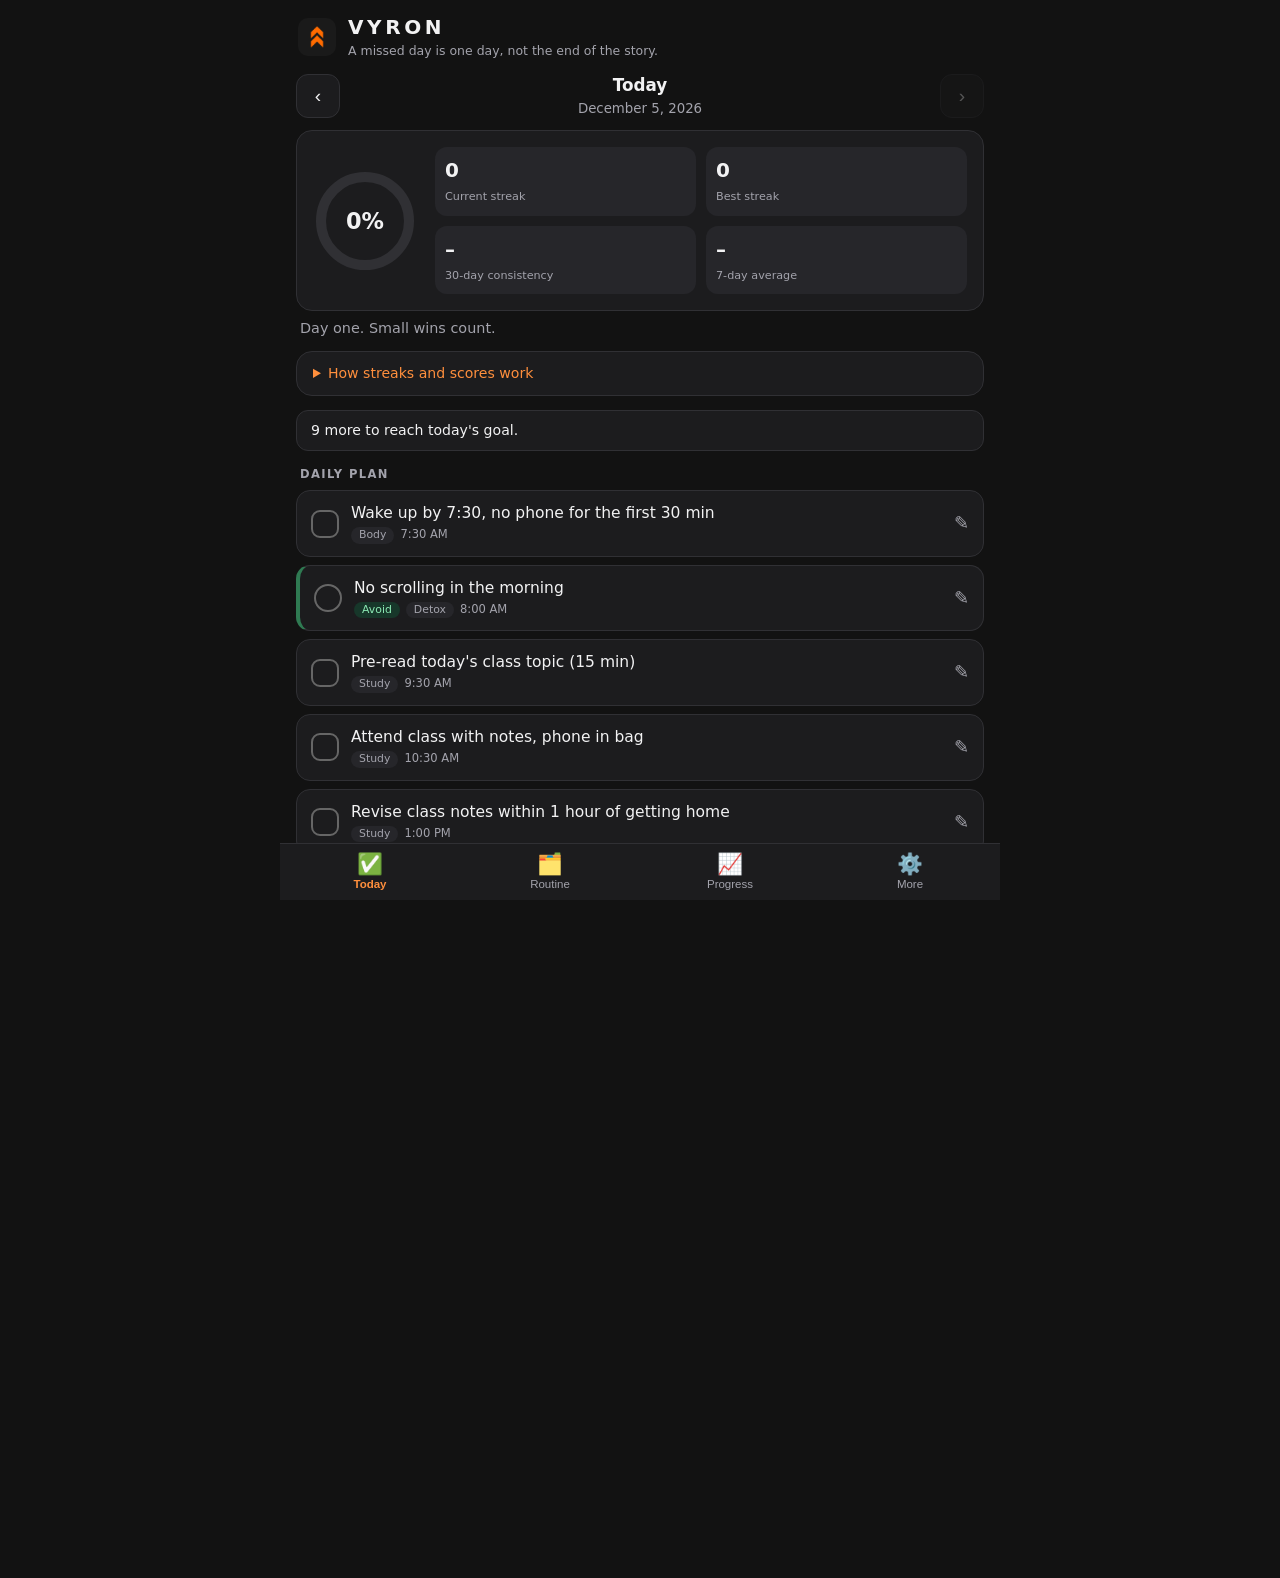
<file: index.html>
<!DOCTYPE html>
<html lang="en">
<head>
<meta charset="UTF-8">
<meta name="viewport" content="width=device-width, initial-scale=1, viewport-fit=cover">
<meta http-equiv="Content-Security-Policy" content="default-src 'none'; script-src 'self'; style-src 'self'; img-src 'self' data:; manifest-src 'self'; connect-src 'self'; base-uri 'none'; form-action 'none'">
<meta name="referrer" content="no-referrer">
<title>VYRON</title>
<meta name="theme-color" content="#1a1a1a">
<meta name="color-scheme" content="dark">
<meta name="description" content="VYRON - a private, local-first tracker for daily discipline and consistency.">
<link rel="manifest" href="manifest.webmanifest">
<link rel="icon" type="image/png" href="icon-192.png">
<link rel="apple-touch-icon" href="apple-touch-icon.png">
<meta name="apple-mobile-web-app-capable" content="yes">
<meta name="mobile-web-app-capable" content="yes">
<meta name="apple-mobile-web-app-title" content="VYRON">
<meta name="apple-mobile-web-app-status-bar-style" content="black-translucent">
<link rel="stylesheet" href="styles.css">
</head>
<body>
<a class="skip" href="#main">Skip to content</a>

<header>
  <img src="icon-192.png" alt="" width="38" height="38">
  <div><h1>VYRON</h1><p class="quote" id="quote"></p></div>
</header>

<div id="banner" class="banner" role="alert" hidden></div>

<main id="main" tabindex="-1">

  <!-- TODAY -->
  <section id="tab-today" class="tab" aria-labelledby="nav-today">
    <div class="daynav">
      <button id="prevDay" type="button" aria-label="Previous day">&#8249;</button>
      <div class="d"><b id="dayTitle"></b><small id="daySub"></small></div>
      <button id="nextDay" type="button" aria-label="Next day">&#8250;</button>
    </div>
    <button id="jumpToday" class="btn ghost small" type="button" hidden>Back to today</button>

    <div class="card hero">
      <div class="ring" role="img" id="ring" aria-label="Progress">
        <svg width="104" height="104" viewBox="0 0 104 104" aria-hidden="true">
          <circle cx="52" cy="52" r="44" fill="none" stroke="#303034" stroke-width="10"/>
          <circle id="ringFg" cx="52" cy="52" r="44" fill="none" stroke="#ff6b00" stroke-width="10" stroke-linecap="round" stroke-dasharray="276.46" stroke-dashoffset="276.46"/>
        </svg>
        <div class="pct" id="ringPct" aria-hidden="true">0%</div>
      </div>
      <div class="stats">
        <div class="stat"><b id="stStreak">0</b><small>Current streak</small></div>
        <div class="stat"><b id="stBest">0</b><small>Best streak</small></div>
        <div class="stat"><b id="stCons">–</b><small>30-day consistency</small></div>
        <div class="stat"><b id="stAvg">–</b><small>7-day average</small></div>
      </div>
    </div>
    <p id="headline" class="headline"></p>

    <details class="card rules">
      <summary>How streaks and scores work</summary>
      <ul>
        <li>A day is a <b>success</b> when you finish at least <span id="ruleTh">70%</span> of its habits. Change this in More.</li>
        <li><b>Today</b> is "in progress" until you reach the goal. It never breaks your streak.</li>
        <li>A <b>missed</b> or <b>not-tracked</b> past day ends the current streak. Your <b>best streak</b> is always kept.</li>
        <li>A <b>rest day</b> pauses everything: it neither breaks nor adds to a streak and is left out of the scores.</li>
        <li><b>Consistency</b> = successful days &divide; (successful + missed + not-tracked) over the last 30 finished days since you started.</li>
        <li>The <b>7-day average</b> uses the last 7 finished days. Days you forgot to track count as 0%, so the number stays honest.</li>
        <li>One bad day is just one day. Look at consistency, not only the streak.</li>
      </ul>
    </details>

    <div id="dayStatus" class="status" hidden></div>
    <div id="todayList"></div>

    <h2 class="group-title" id="extraTitle">One-time task for this day</h2>
    <div class="addrow">
      <label class="sr" for="extraInput">One-time task name</label>
      <input id="extraInput" placeholder="e.g. Finish chapter 3 notes" maxlength="80" autocomplete="off">
      <button class="btn" id="extraAdd" type="button">Add</button>
    </div>

    <h2 class="group-title">Check-in</h2>
    <div class="card">
      <div class="moods" id="moods" role="group" aria-label="Mood for this day"></div>
      <label class="sr" for="note">Note for this day</label>
      <textarea id="note" rows="3" maxlength="2000" placeholder="What went well? What pulled me off track? What will I do differently tomorrow?"></textarea>
      <label class="check"><input type="checkbox" id="restToggle"> <span>Rest day (pauses the streak instead of breaking it)</span></label>
    </div>
  </section>

  <!-- ROUTINE -->
  <section id="tab-routine" class="tab" aria-labelledby="nav-routine" hidden>
    <div class="card">
      <h2>My daily routine</h2>
      <p class="muted"><b>Do</b> habits are things to do. <b>Avoid</b> habits are things to resist: tick them when you held strong. Changes apply from today; past days keep what they were.</p>
    </div>
    <div class="row2">
      <button class="btn" id="newTask" type="button">+ New habit</button>
      <button class="btn ghost" id="sortTime" type="button">Sort by time</button>
    </div>
    <div id="routineList" class="list"></div>
    <details class="card archived" id="archivedBox" hidden>
      <summary>Archived habits (<span id="archivedCount">0</span>)</summary>
      <div id="archivedList" class="list"></div>
    </details>
  </section>

  <!-- PROGRESS -->
  <section id="tab-progress" class="tab" aria-labelledby="nav-progress" hidden>
    <div class="card">
      <h2>Last 7 days</h2>
      <div class="bars" id="bars"></div>
      <p class="muted" id="trendText"></p>
    </div>
    <div class="card">
      <div class="calhead">
        <button id="calPrev" type="button" aria-label="Previous month">&#8249;</button>
        <h2 id="calTitle" aria-live="polite"></h2>
        <button id="calNext" type="button" aria-label="Next month">&#8250;</button>
      </div>
      <div class="dow" aria-hidden="true"><span>S</span><span>M</span><span>T</span><span>W</span><span>T</span><span>F</span><span>S</span></div>
      <div class="cal" id="cal"></div>
      <p class="muted" id="calStats"></p>
      <ul class="legend">
        <li><span class="sw s-success"></span>Goal reached ✓</li>
        <li><span class="sw s-failed"></span>Missed ✕</li>
        <li><span class="sw s-rest"></span>Rest ◦</li>
        <li><span class="sw s-progress"></span>In progress …</li>
        <li><span class="sw s-untracked"></span>Not tracked</li>
      </ul>
    </div>
    <div class="card">
      <h2>Mood, last 14 days</h2>
      <div class="moodrow" id="moodRow"></div>
    </div>
    <div class="card">
      <h2>Habit consistency, last 30 days</h2>
      <div id="ranks"></div>
    </div>
  </section>

  <!-- MORE -->
  <section id="tab-more" class="tab" aria-labelledby="nav-more" hidden>
    <div class="card">
      <h2>Backup</h2>
      <p class="muted" id="backupInfo"></p>
      <div class="row2">
        <button class="btn ghost" id="exportBtn" type="button">Export backup</button>
        <button class="btn ghost" id="importBtn" type="button">Import backup</button>
      </div>
      <button class="btn ghost block" id="undoImport" type="button" hidden>Restore data from before the last import/reset</button>
      <input type="file" id="importFile" accept="application/json,.json" hidden>
    </div>
    <div class="card">
      <h2>Your data and privacy</h2>
      <p class="muted">Everything stays on this device. VYRON has no account, no server and no tracking. Data lives in your browser's local storage, which is <b>not encrypted</b> and can be erased if you clear site data, uninstall the browser or switch phones. <b>Export a backup regularly</b> and keep it somewhere private. <span id="persistInfo"></span></p>
    </div>
    <div class="card">
      <h2>Daily goal</h2>
      <label class="muted" for="threshold">A day counts as successful when I complete at least</label>
      <select id="threshold">
        <option value="0.5">50% of my habits</option>
        <option value="0.7">70% of my habits</option>
        <option value="0.9">90% of my habits</option>
        <option value="1">100% of my habits</option>
      </select>
    </div>
    <div class="card">
      <h2>Reset</h2>
      <button class="btn danger block" id="resetRoutine" type="button">Replace routine with the starter routine</button>
      <button class="btn danger block" id="wipeAll" type="button">Erase all VYRON data</button>
    </div>
    <p class="muted center">VYRON v2 · small wins, every day.</p>
  </section>
</main>

<nav aria-label="Main">
  <button id="nav-today" data-tab="today" type="button" aria-current="page"><span aria-hidden="true">✅</span>Today</button>
  <button id="nav-routine" data-tab="routine" type="button"><span aria-hidden="true">🗂️</span>Routine</button>
  <button id="nav-progress" data-tab="progress" type="button"><span aria-hidden="true">📈</span>Progress</button>
  <button id="nav-more" data-tab="more" type="button"><span aria-hidden="true">⚙️</span>More</button>
</nav>

<!-- Habit editor -->
<dialog id="dlg" aria-labelledby="dlgTitle">
  <h2 id="dlgTitle">New habit</h2>
  <p id="fError" class="err" role="alert" hidden></p>
  <label for="fName">Habit</label>
  <input id="fName" maxlength="80" placeholder="e.g. Walk to the station" autocomplete="off">
  <fieldset class="seg">
    <legend>Type</legend>
    <label><input type="radio" name="ftype" value="do" checked><span>Do this</span></label>
    <label><input type="radio" name="ftype" value="avoid"><span>Avoid this</span></label>
  </fieldset>
  <div class="row2">
    <div><label for="fTime">Time (optional)</label><input type="time" id="fTime"></div>
    <div><label for="fCat">Category</label>
      <select id="fCat"><option>Body</option><option>Mind</option><option>Study</option><option>Family</option><option>Detox</option><option>Other</option></select></div>
  </div>
  <div class="dlgfoot wrap">
    <button class="btn ghost" id="fArchive" type="button">Archive</button>
    <button class="btn danger" id="fDelete" type="button">Delete</button>
    <button class="btn ghost" id="fCancel" type="button">Cancel</button>
    <button class="btn" id="fSave" type="button">Save</button>
  </div>
</dialog>

<!-- Message / confirm -->
<dialog id="msg" aria-labelledby="msgTitle">
  <h2 id="msgTitle"></h2>
  <p id="msgText" class="muted"></p>
  <ul id="msgList" class="errlist" hidden></ul>
  <div class="dlgfoot">
    <button class="btn ghost" id="msgCancel" type="button">Cancel</button>
    <button class="btn" id="msgOk" type="button">OK</button>
  </div>
</dialog>

<div id="toast" role="status" aria-live="polite"></div>
<script src="core.js"></script>
<script src="app.js"></script>
</body>
</html>
</file>
<file: styles.css>
:root{
  --bg:#121212; --card:#1c1c1e; --card2:#26262a; --line:#303034;
  --text:#f2f2f3; --muted:#a3a3ac; --accent:#ff6b00; --accent2:#ff8f3d;
  --good:#3ddc84; --bad:#ff6b70; --rest:#6ea8ff; --radius:16px;
}
*{box-sizing:border-box;margin:0;padding:0;-webkit-tap-highlight-color:transparent}
[hidden]{display:none!important}
html,body{height:100%}
body{background:var(--bg);color:var(--text);font-family:system-ui,-apple-system,"Segoe UI",Roboto,sans-serif;display:flex;flex-direction:column;overflow:hidden;font-size:16px;line-height:1.35}
.skip{position:absolute;left:-999px;top:0;background:var(--accent);color:#111;padding:8px 12px;z-index:50}
.skip:focus{left:8px;top:8px}
.sr{position:absolute;width:1px;height:1px;overflow:hidden;clip:rect(0 0 0 0);white-space:nowrap}
:focus-visible{outline:3px solid var(--accent2);outline-offset:2px}
header{padding:calc(14px + env(safe-area-inset-top)) 18px 10px;display:flex;align-items:center;gap:12px}
header img{width:38px;height:38px;border-radius:10px}
header h1{font-size:1.25rem;letter-spacing:.18em;font-weight:800}
.quote{font-size:.78rem;color:var(--muted);margin-top:2px}
.banner{margin:0 16px 8px;padding:10px 12px;border-radius:12px;background:#3a2a10;border:1px solid #7a5418;font-size:.85rem;display:flex;gap:10px;align-items:center;justify-content:space-between}
.banner button{flex:none}
main{flex:1;overflow-y:auto;padding:0 16px 24px;-webkit-overflow-scrolling:touch;outline:none}
.tab{display:block}
nav{display:flex;background:var(--card);border-top:1px solid var(--line);padding-bottom:env(safe-area-inset-bottom)}
nav button{flex:1;background:none;border:0;color:var(--muted);padding:10px 0 9px;font-size:.72rem;display:flex;flex-direction:column;align-items:center;gap:3px;cursor:pointer;min-height:56px}
nav button span{font-size:1.3rem;line-height:1}
nav button[aria-current=page]{color:var(--accent2);font-weight:700}
.card{background:var(--card);border-radius:var(--radius);padding:16px;margin-bottom:14px;border:1px solid var(--line)}
h2{font-size:1rem;margin-bottom:10px}
.muted{color:var(--muted);font-size:.85rem}
.center{text-align:center;margin-top:10px}
.err{color:var(--bad);font-size:.88rem;margin-bottom:8px}

.daynav{display:flex;align-items:center;justify-content:space-between;margin:4px 0 12px}
.daynav button,.calhead button{background:var(--card);border:1px solid var(--line);color:var(--text);width:44px;height:44px;border-radius:12px;font-size:1.2rem;cursor:pointer}
.daynav button:disabled,.calhead button:disabled{opacity:.3;cursor:default}
.daynav .d{text-align:center}
.daynav .d b{display:block;font-size:1.05rem}
.daynav .d small{color:var(--muted)}

.hero{display:flex;align-items:center;gap:18px;margin-bottom:8px}
.ring{position:relative;width:104px;height:104px;flex:none}
.ring svg{transform:rotate(-90deg)}
#ringFg{transition:stroke-dashoffset .5s}
.ring .pct{position:absolute;inset:0;display:flex;align-items:center;justify-content:center;font-weight:800;font-size:1.4rem}
.stats{display:grid;grid-template-columns:1fr 1fr;gap:10px;flex:1}
.stat{background:var(--card2);border-radius:12px;padding:10px}
.stat b{font-size:1.25rem;display:block}
.stat small{color:var(--muted);font-size:.7rem}
.headline{font-size:.9rem;color:var(--muted);margin:2px 4px 12px}
.rules{padding:12px 16px}
.rules summary,.archived summary{cursor:pointer;font-size:.88rem;color:var(--accent2)}
.rules ul{margin:10px 0 0 18px;font-size:.84rem;color:var(--muted);display:grid;gap:6px}
.rules b{color:var(--text)}

.status{padding:10px 14px;border-radius:12px;margin-bottom:12px;font-size:.88rem;background:var(--card);border:1px solid var(--line);display:flex;gap:10px;align-items:center;justify-content:space-between}
.status.rest{border-color:#35507a}
.status .btn{flex:none}
.group-title{font-size:.72rem;text-transform:uppercase;letter-spacing:.12em;color:var(--muted);margin:16px 4px 8px;font-weight:600}

.task{display:flex;align-items:stretch;gap:4px;background:var(--card);border:1px solid var(--line);border-radius:14px;margin-bottom:8px}
.task .main{flex:1;min-width:0;display:flex;align-items:center;gap:12px;background:none;border:0;color:inherit;text-align:left;padding:12px 6px 12px 14px;cursor:pointer;font:inherit;border-radius:14px}
.task .main:disabled{cursor:default}
.chk{width:28px;height:28px;border-radius:9px;border:2px solid #666;flex:none;display:flex;align-items:center;justify-content:center;color:#111;font-weight:900;font-size:1rem}
.task.avoid .chk{border-radius:50%}
.task[data-done=true] .chk{background:var(--accent);border-color:var(--accent)}
.task.avoid[data-done=true] .chk{background:var(--good);border-color:var(--good)}
.task.avoid{border-left:4px solid #2f7a52}
.task .name{font-size:.97rem;overflow-wrap:anywhere}
.task[data-done=true] .name{color:var(--muted);text-decoration:line-through}
.task .meta{font-size:.72rem;color:var(--muted);margin-top:3px}
.tag{display:inline-block;padding:1px 8px;border-radius:99px;background:var(--card2);margin-right:6px;font-size:.68rem}
.tag.avoid{background:#17372a;color:#8be9b3}
.iconbtn{background:none;border:0;color:var(--muted);font-size:1.1rem;cursor:pointer;min-width:44px;border-radius:12px}
.iconbtn:disabled{opacity:.25;cursor:default}
.empty{color:var(--muted);text-align:center;padding:22px 12px;font-size:.9rem;background:var(--card);border:1px dashed var(--line);border-radius:14px;margin-bottom:8px}
.list{margin-top:14px}
.archived .list{margin-top:10px}

.addrow{display:flex;gap:8px}
input,select,textarea{background:var(--card2);color:var(--text);border:1px solid var(--line);border-radius:12px;padding:12px;font-size:1rem;width:100%;font-family:inherit}
textarea{resize:vertical;min-height:80px}
select{margin-top:6px}
.btn{background:var(--accent);color:#111;border:0;border-radius:12px;padding:12px 14px;font-weight:700;font-size:.95rem;cursor:pointer;min-height:44px;line-height:1.2}
.btn.small{padding:8px 14px;min-height:36px;font-size:.85rem;margin-bottom:10px}
.btn.ghost{background:var(--card2);color:var(--text);border:1px solid var(--line)}
.btn.danger{background:none;color:var(--bad);border:1px solid var(--bad)}
.btn.block{width:100%;margin-top:10px}
.row2{display:flex;gap:10px;margin-bottom:6px}.row2>*{flex:1;min-width:0}
.check{display:flex;gap:12px;align-items:center;margin-top:8px;min-height:44px;font-size:.88rem;color:var(--muted);cursor:pointer}
.check input{width:24px;height:24px;flex:none;accent-color:var(--accent)}

.moods{display:flex;gap:8px;margin-bottom:10px}
.moods button{flex:1;font-size:1.4rem;background:var(--card2);border:2px solid transparent;border-radius:12px;padding:8px 0;cursor:pointer;min-height:48px}
.moods button[aria-pressed=true]{border-color:var(--accent)}

.bars{display:flex;align-items:flex-end;gap:8px;height:130px;margin-top:6px}
.bar{flex:1;display:flex;flex-direction:column;align-items:center;justify-content:flex-end;height:100%;gap:4px;background:none;border:0;color:inherit;cursor:pointer;font:inherit;padding:0}
.bar i{width:100%;border-radius:6px 6px 3px 3px;min-height:4px;display:block;background:var(--accent)}
.bar.s-failed i{background:#6b3a3c}
.bar.s-progress i{background:#a34a00}
.bar.s-untracked i{background:#3a3a40}
.bar.s-rest i{background:var(--rest)}
.bar small{font-size:.68rem;color:var(--muted)}
.bar b{font-size:.68rem}

.calhead{display:flex;align-items:center;justify-content:space-between;margin-bottom:10px}
.calhead h2{margin:0;font-size:1rem}
.dow,.cal{display:grid;grid-template-columns:repeat(7,1fr);gap:5px}
.dow{margin-bottom:5px;text-align:center;font-size:.68rem;color:var(--muted)}
.cal button,.cal .blank{aspect-ratio:1;border-radius:9px;border:2px solid transparent;font-size:.78rem;display:flex;flex-direction:column;align-items:center;justify-content:center;background:var(--card2);color:var(--muted);font-family:inherit;line-height:1.05}
.cal button{cursor:pointer}
.cal .blank{background:none}
.cal small{font-size:.58rem}
.cal .s-success{background:var(--accent);color:#111;font-weight:700}
.cal .s-failed{background:#3a2326;color:#ff9a9e}
.cal .s-rest{background:#1f3556;color:#a9c8ff}
.cal .s-progress{background:none;border-color:var(--accent);color:var(--text)}
.cal .s-future{opacity:.3;cursor:default}
.cal .today{border-color:var(--text)}
.legend{list-style:none;display:flex;flex-wrap:wrap;gap:6px 14px;margin-top:10px;font-size:.72rem;color:var(--muted)}
.legend li{display:flex;align-items:center;gap:6px}
.sw{width:14px;height:14px;border-radius:4px;background:var(--card2);display:inline-block;border:2px solid transparent}
.sw.s-success{background:var(--accent)}.sw.s-failed{background:#6b3a3c}.sw.s-rest{background:var(--rest)}.sw.s-progress{background:none;border-color:var(--accent)}
.moodrow{display:flex;gap:4px;justify-content:space-between}
.moodrow button{flex:1;min-width:0;background:var(--card2);border:0;border-radius:8px;padding:6px 0;font-size:1rem;cursor:pointer;color:var(--muted);font-size:.9rem}
.moodrow button.has{background:#2d2417}

.rank{display:flex;align-items:center;gap:10px;margin-bottom:10px;font-size:.88rem}
.rank .n{flex:1;min-width:0;overflow:hidden;text-overflow:ellipsis;white-space:nowrap}
.rank .track{width:90px;height:8px;background:var(--card2);border-radius:9px;overflow:hidden;flex:none}
.rank .track i{display:block;height:100%;background:var(--accent)}
.rank .v{width:62px;text-align:right;color:var(--muted);font-size:.76rem}

dialog{margin:auto auto 0;width:100%;max-width:520px;border:0;border-radius:22px 22px 0 0;background:var(--card);color:var(--text);padding:20px 18px calc(20px + env(safe-area-inset-bottom));max-height:92vh;overflow-y:auto}
dialog::backdrop{background:rgba(0,0,0,.65)}
dialog label{display:block;font-size:.78rem;color:var(--muted);margin:12px 0 5px}
.seg{border:0;display:flex;background:var(--card2);border-radius:12px;padding:4px;gap:4px;margin-top:12px;position:relative}
.seg legend{position:absolute;width:1px;height:1px;overflow:hidden;clip:rect(0 0 0 0)}
.seg label{flex:1;margin:0;font-size:.85rem}
.seg input{position:absolute;opacity:0;width:1px;height:1px}
.seg span{display:block;text-align:center;padding:11px 6px;border-radius:9px;color:var(--muted);cursor:pointer}
.seg input:checked+span{background:var(--accent);color:#111;font-weight:700}
.seg input:focus-visible+span{outline:3px solid var(--accent2);outline-offset:2px}
.dlgfoot{display:flex;gap:10px;margin-top:18px}
.dlgfoot.wrap{flex-wrap:wrap}
.dlgfoot .btn{flex:1}
.errlist{margin:8px 0 0 18px;font-size:.8rem;color:var(--bad);display:grid;gap:4px;overflow-wrap:anywhere}
.errlist.ok{color:var(--muted)}
#toast{position:fixed;left:50%;bottom:calc(80px + env(safe-area-inset-bottom));transform:translate(-50%,20px);background:var(--accent);color:#111;padding:10px 18px;border-radius:99px;font-weight:700;font-size:.88rem;opacity:0;pointer-events:none;transition:.25s;max-width:92%;text-align:center;display:flex;gap:12px;align-items:center}
#toast.show{opacity:1;transform:translate(-50%,0);pointer-events:auto}
#toast button{background:#111;color:#fff;border:0;border-radius:99px;padding:6px 12px;font-weight:700;cursor:pointer}

@media (min-width:700px){
  main,header,.banner,nav{max-width:720px;width:100%;margin-left:auto;margin-right:auto}
  body{align-items:stretch}
  dialog{margin:auto;border-radius:22px}
}
@media (max-width:340px){
  .hero{flex-direction:column;align-items:stretch}
  .ring{align-self:center}
  .rank .track{width:60px}
}
@media (prefers-reduced-motion:reduce){*{transition:none!important;animation:none!important}}
.card .muted+.row2,.card .muted+.btn,.bars+.muted{margin-top:12px}
</file>
